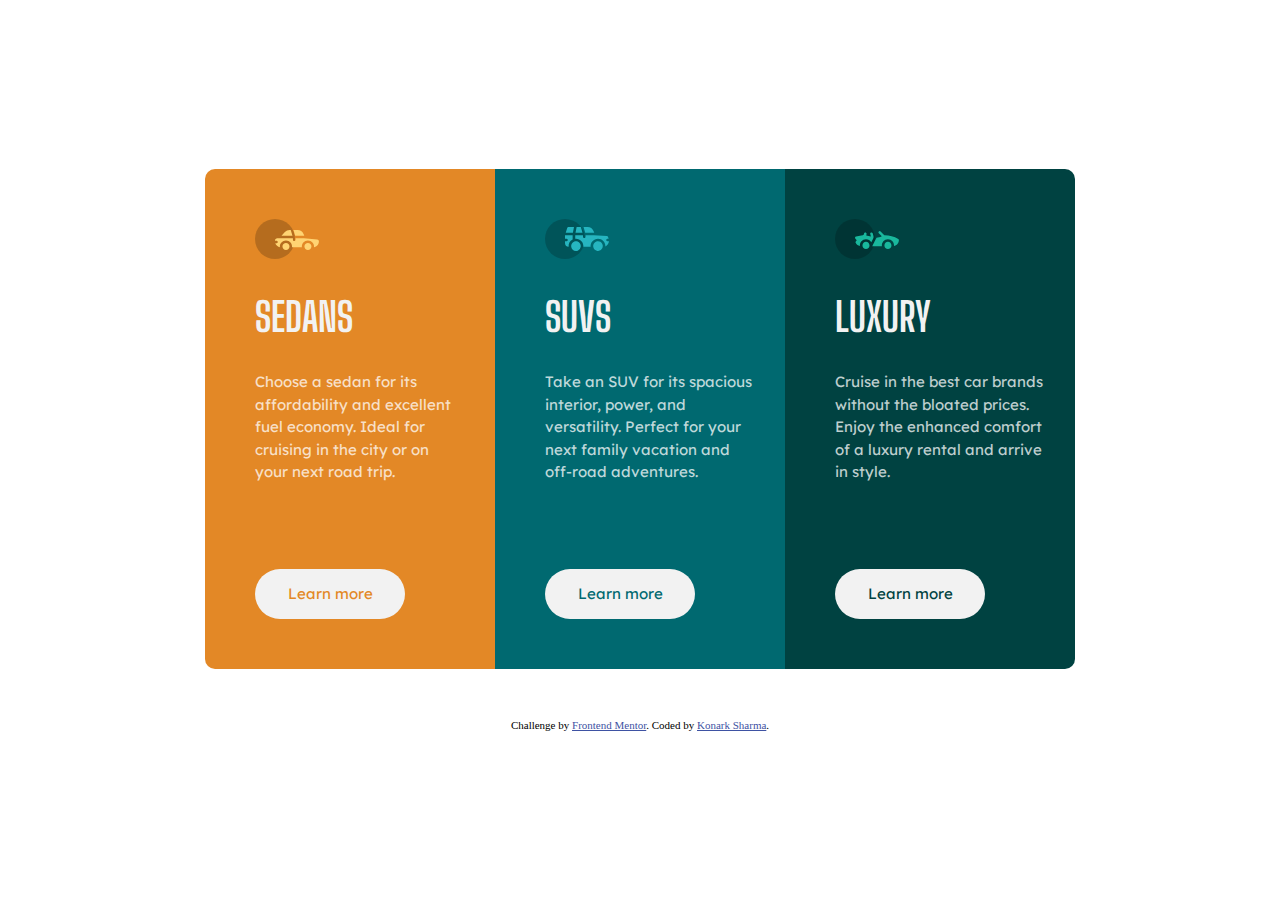
<file: 3-column preview card component/index.html>
<!DOCTYPE html>
<html lang="en">
<head>
  <meta charset="UTF-8">
  <meta name="viewport" content="width=device-width, initial-scale=1.0"> 

  <link rel="icon" type="image/png" sizes="32x32" href="./images/favicon-32x32.png">
  <link rel="preconnect" href="https://fonts.googleapis.com">
  <link rel="preconnect" href="https://fonts.gstatic.com" crossorigin>
  <link href="https://fonts.googleapis.com/css2?family=Big+Shoulders+Display:wght@700&family=Lexend+Deca&display=swap" rel="stylesheet">

  <title>Frontend Mentor | 3-column preview card component</title>


  <style>
    .attribution { font-size: 11px; text-align: center; margin-top: 50px;}
    .attribution a { color: hsl(228, 45%, 44%); }
    *{
      box-sizing: border-box;
      margin: 0;
      padding: 0;
    }
    body{
      width: 100vw;
      height: 100vh;
      display: flex;
      justify-content: center;
      align-items: center;
      flex-direction: column;
    }
    .container{
      width: 870px;
      height: 500px;
      display: flex;
      flex-direction: row;
    }
    .boxes{
      width: 290px;
      height: 500px;
      padding: 50px;
    }
    .boxes:nth-child(1){
      background-color: hsl(31, 77%, 52%);
      border-top-left-radius: 10px;
      border-bottom-left-radius: 10px;
    }
    .boxes:nth-child(2){
      background-color: hsl(184, 100%, 22%);
    }
    .boxes:nth-child(3){
      background-color: hsl(179, 100%, 13%);
      border-top-right-radius: 10px;
      border-bottom-right-radius: 10px;

    }
    .title{
      font-family: 'Big Shoulders Display', sans-serif;
      font-size: 40px;
      margin-top: 30px;
      color: hsl(0, 0%, 95%) ;
      text-transform: uppercase;
    }
    .sub-title{
      color: hsla(0, 0%, 100%, 0.75);
      font-family: 'Lexend Deca', sans-serif;
      font-size: 15px;
      line-height: 1.5;
      margin-top: 30px;
      margin-right: -20px;
    }
    .learn-more{
      width: 150px;
      height: 50px;
      border: none;
      background: hsl(0, 0%, 95%);
      border-radius: 90px;
      margin-top: 85px;
      font-family: 'Lexend Deca', sans-serif;
      font-size: 15px;
      text-align: center;
      cursor: pointer;
    }
    #btn1{
      color: hsl(31, 77%, 52%);
    }
    #btn2{
      color: hsl(184, 100%, 22%);
    }
    #btn3{
      color: hsl(179, 100%, 13%);
    }
    .learn-more:hover,.learn-more:focus{
      background-color: transparent;
      border: 1px solid hsl(0,0%,95%);
    }
    #btn1:hover,#btn2:hover,#btn3:hover{
      color: hsl(0,0%,95%);
    }
    @media screen and (max-width: 880px){
      body{
        padding: 100px 0px;
      }
      .container{
        width: 290px;
        height: 100%;
        display: flex;
        flex-direction: column;
      }
      .boxes:nth-child(1){
        background-color: hsl(31, 77%, 52%);
        border-top-left-radius: 10px;
        border-top-right-radius: 10px;
        border-bottom-left-radius: 0px;
      }
      .boxes:nth-child(3){
        background-color: hsl(179, 100%, 13%);
        border-top-right-radius: 0px;
        border-bottom-right-radius: 10px;
        border-bottom-left-radius: 10px;
      }
      .attribution {display: none;}
    }
  </style>
</head>
<body>
  <div class="container">
    <div class="boxes">
      <img src="./images/icon-sedans.svg" alt="Sedan Icon">
      <h2 class="title">Sedans</h2>
      <p class="sub-title">Choose a sedan for its affordability and excellent fuel economy. Ideal for cruising in the city 
        or on your next road trip.</p>
      <button class="learn-more" id="btn1">Learn more</button>
    </div>
    <div class="boxes">
      <img src="./images/icon-suvs.svg" alt="Sedan Icon">
      <h2 class="title">SUVs</h2>
      <p class="sub-title"> Take an SUV for its spacious interior, power, and versatility. Perfect for your next family vacation 
        and off-road adventures.</p>
      <button class="learn-more" id="btn2">Learn more</button>
    </div>
    <div class="boxes">
      <img src="./images/icon-luxury.svg" alt="Sedan Icon">
      <h2 class="title">Luxury</h2>
      <p class="sub-title">Cruise in the best car brands without the bloated prices. Enjoy the enhanced comfort of a luxury 
        rental and arrive in style.</p>
      <button class="learn-more" id="btn3">Learn more</button>
    </div>
  </div>

  <div class="attribution">
    Challenge by <a href="https://www.frontendmentor.io?ref=challenge" target="_blank">Frontend Mentor</a>. 
    Coded by <a href="https://www.frontendmentor.io/profile/Konarksharma13">Konark Sharma</a>.
  </div>

</body>
</html>
</file>
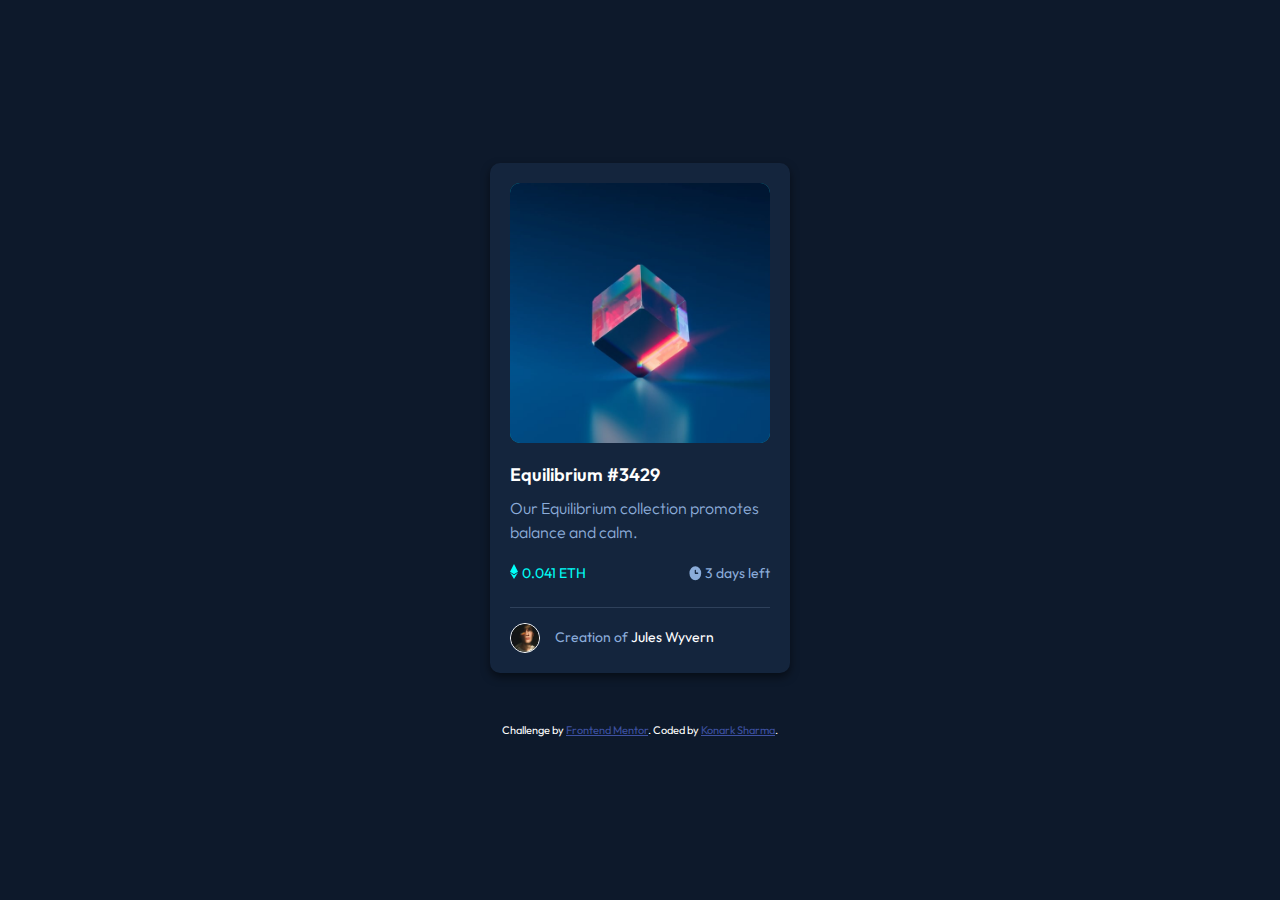
<file: NFT preview card component/index.html>
<!DOCTYPE html>
<html lang="en">
<head>
  <meta charset="UTF-8">
  <meta name="viewport" content="width=device-width, initial-scale=1.0"> 
  <link rel="icon" type="image/png" sizes="32x32" href="./images/favicon-32x32.png">
  <link rel="preconnect" href="https://fonts.googleapis.com">
  <link rel="preconnect" href="https://fonts.gstatic.com" crossorigin>
  <link href="https://fonts.googleapis.com/css2?family=Outfit:wght@300;400;600&display=swap" rel="stylesheet">
  
  <title>Frontend Mentor | NFT preview card component</title>


  <style>
    .attribution { font-size: 11px; text-align: center; margin-top: 50px;}
    .attribution a { color: hsl(228, 45%, 44%); }
    *{
      box-sizing: border-box;
      padding: 0;
      margin: 0;
      font-family: 'Outfit', sans-serif;
    }
    body{
      width: 100vw;
      height: 100vh;
      background-color: hsl(217, 54%, 11%);
      display: flex;
      flex-direction: column;
      justify-content: center;
      align-items: center;
      color: hsl(0, 0%, 100%);
    }
    .box{
      width: 300px;    
      height: 510px;
      background-color: hsl(216, 50%, 16%);
      border-radius: 10px;
      padding: 20px;
      box-shadow: 0 4px 8px 0 rgba(0, 0, 0, 0.5);
    }
    .img-container{
      width: 260px;
      height: 260px;
      background-color: #0c9fb1;
      background-image: url('./images/icon-view.svg');
      background-repeat:no-repeat;
      background-position: center;
      opacity: 1;
      border-radius: 10px;
      cursor: pointer;
    }
    .img-container img{
      width: 100%;
      object-fit: contain;
      border-radius: 10px;
    }
    .img-container:hover img {
	      opacity: .3;
        color: white;
    }
    #title{
      display: block;
      margin-top: 20px;
      font-weight: 600;
      font-size: 18px;
      text-decoration: none;
      color:hsl(0, 0%, 100%);
    }
    #subtitle{
      color: hwb(215 55% 15%);
      font-size: 16px;
      font-weight: 300;
      line-height: 1.5;
      margin-top: 10px;
    }
    .details{
      margin-top: 20px;
      font-size: 14px;
      display: flex;
      justify-content: space-between;
    }
    .ethereum-container{
      color: hsl(178, 100%, 50%);
      font-weight: 400;
      display: flex;
      justify-content: center;
    }
    .ethereum-container img{
      width: 8px;
      height: 15px;
      margin-right: 4px;
    }

    .clock-container{
      color: hsl(215, 51%, 70%);
      font-weight: 400;
      display: flex;
      justify-content: center;
    }
    .clock-container img{
      width: 15px;
      margin-right: 2px;
    }

    .creator{
      margin-top: 25px;
      padding: 15px 0px;
      display: flex;
      border-top: 1px solid hsl(215, 32%, 27%);
      text-align: center;
    }
    .creator img{
      width: 30px;
      height: auto;
      border-radius: 50%;
      border: 1px solid hsl(0, 0%, 100%);
    }
    .creator p{
      font-size: 14px;
      margin-top: 5px;
      margin-left: 15px;
      color: hsl(215, 51%, 70%);
    }
    .creator a{
      text-decoration: none;
      color:hsl(0, 0%, 100%);
    }
    #title:hover,#title:focus,.creator a:hover,.creator a:focus{
      color: hsl(178, 100%, 50%);
    }
  </style>
</head>
<body>
  <div class="box">
    <div class="img-container">
      <img src="./images/image-equilibrium.jpg" alt="">
    </div>
    <a id="title" href="#">Equilibrium #3429</a>
    <p id="subtitle">Our Equilibrium collection promotes balance and calm.</p>
    <div class="details">
      <div class="ethereum-container" href="#">
        <img src="./images/icon-ethereum.svg" alt="">
        <span class="ethereum">0.041 ETH</span>
      </div>
      <div class="clock-container">
        <img src="./images/icon-clock.svg" alt="">
        <span class="clock">3 days left</span>
      </div>
    </div>
    <div class="creator">
      <img src="./images/image-avatar.png" alt="">
      <p>Creation of <a href="#">Jules Wyvern</a></p>
    </div>
  </div>


  <div class="attribution">
    Challenge by <a href="https://www.frontendmentor.io?ref=challenge" target="_blank">Frontend Mentor</a>. 
    Coded by <a href="https://www.frontendmentor.io/profile/Konarksharma13">Konark Sharma</a>.
  </div>

</body>
</html>
</file>
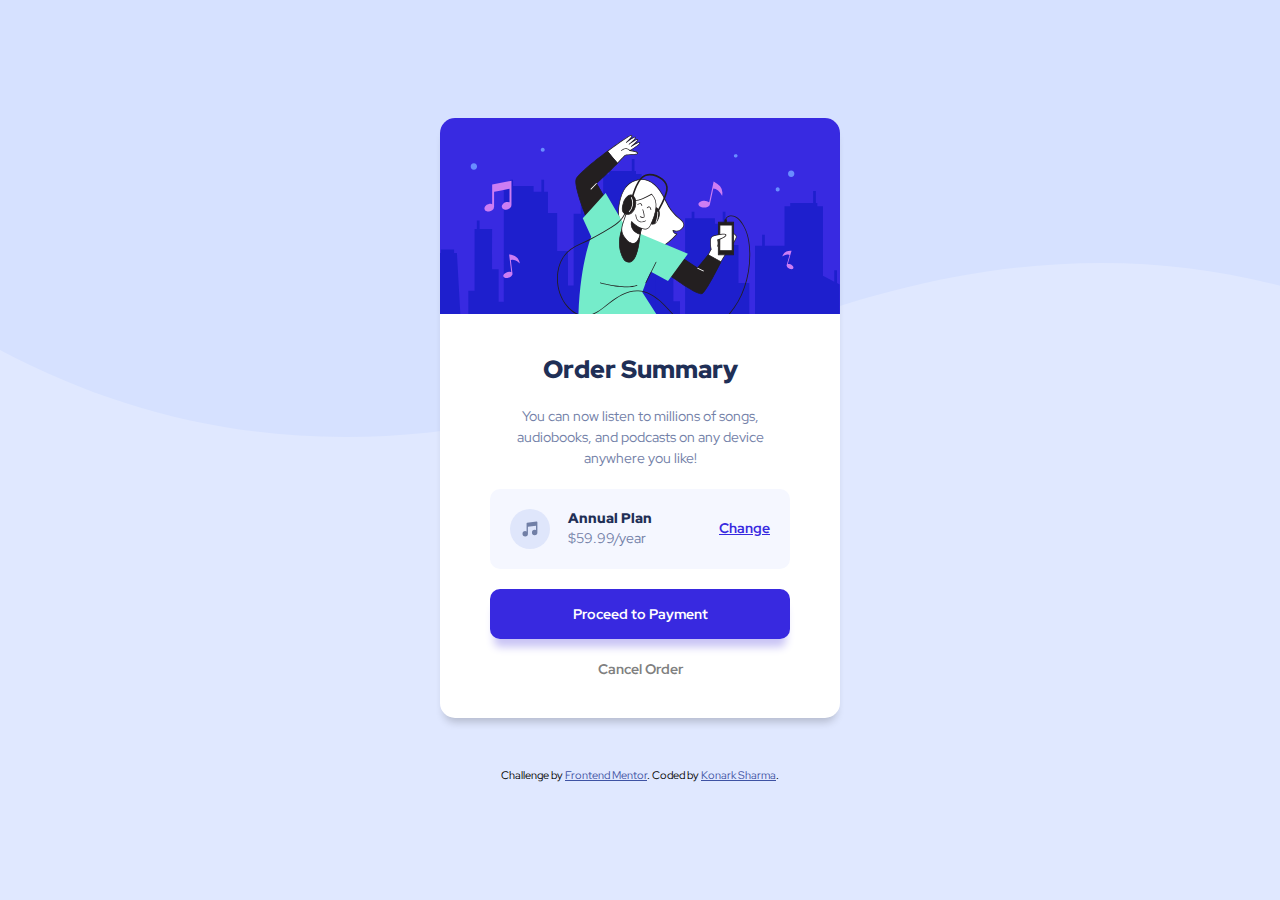
<file: Order summary component/index.html>
<!DOCTYPE html>
<html lang="en">
<head>
  <meta charset="UTF-8">
  <meta name="viewport" content="width=device-width, initial-scale=1.0">

  <link rel="icon" type="image/png" sizes="32x32" href="./images/favicon-32x32.png">
  <link rel="preconnect" href="https://fonts.googleapis.com">
  <link rel="preconnect" href="https://fonts.gstatic.com" crossorigin>
  <link href="https://fonts.googleapis.com/css2?family=Outfit:wght@400;700&family=Red+Hat+Display:wght@400;500;700;900&family=Righteous&display=swap" rel="stylesheet">
  
  <title>Frontend Mentor | Order summary card</title>

  <style>
    .attribution { font-size: 11px; text-align: center; margin-top: 50px;}
    .attribution a { color: hsl(228, 45%, 44%); }
    *{
      box-sizing: border-box;
      margin: 0;
      padding: 0;
      font-family: 'Red Hat Display', sans-serif;
    }
    body{
      width: 100vw;
      height: 100vh;
      background-image: url('./images/pattern-background-desktop.svg');
      background-repeat: no-repeat;
      background-color: hsl(225, 100%, 94%);
      display: flex;
      justify-content: center;
      align-items: center;
      flex-direction: column;
      
    }
    .box{
      width: 400px;
      height: 600px;
      background-color: white;
      border-radius: 15px;
      box-shadow: 0 8px 8px -4px rgb(0 0 0 / 0.2);
    }
    .box-image{
      width: 400px;
      height: 195px;
    }
    .box-image img{
      width: 100%;
      border-top-right-radius: 15px;
      border-top-left-radius: 15px;
    }
    .box-title{
      font-size: 25px;
      font-weight: 900;
      margin-top: 40px;
      text-align: center;
      color: hsl(223, 47%, 23%);
    }
    .box-subtitle{
      font-size: 14px;
      margin: 20px 60px;
      text-align: center;
      color: hsl(224, 23%, 55%);
      line-height: 1.5;
    }
    .box-plan{
      width: 300px;
      height: 80px;
      margin: 0 auto;
      background-color:  hsl(225, 100%, 98%);
      border-radius: 10px;
      display: flex;
      padding: 20px;
      justify-content: space-between;
    }
    .text{
      margin-left: -50px;
    }
    .text p{
      font-size: 14px;
      font-weight: 900;
      color: hsl(223, 47%, 23%);
    }
    .text span{
      font-size: 14px;
      color: hsl(224, 23%, 55%);
    }
    .change{
      color: hsl(245, 75%, 52%);
      margin-top: 10px;
      font-weight: 700;
      font-size: 14px;
      border: none;
      text-align: center;
    }
    .change:hover,.change:focus{
      text-decoration: none;
      color: #766cf1;
    }
    #order{
      display: block;
      width: 300px;
      height: 50px;
      margin: 0px auto;
      margin-top: 20px;
      background-color: hsl(245, 75%, 52%);
      font-weight: 700;
      font-size: 14px;
      border: none;
      text-align: center;
      color: white;
      border-radius: 10px;
      cursor: pointer;
      box-shadow: 0 12px 8px -4px #c9c4f5;
    }
    #order:hover,#order:focus{
      background-color: #766cf1;
    }
    #cancel{
      display: block;
      width: 300px;
      height: 50px;
      margin: 5px auto;
      background-color: transparent;
      font-weight: 700;
      font-size: 14px;
      border: none;
      text-align: center;
      color: grey;
      cursor: pointer;
    }
    #cancel:hover,#cancel:focus{
      color: hsl(223, 47%, 23%);
    }
    @media screen and (max-width:415px) {
      .box{
        width: 330px;
        height: 550px;
      }
      .box-image{
        width: 330px;
      }
      .box-title{
        margin-top: 0px;
      }
    }
  </style>
</head>
<body>
  <div class="box">
    <div class="box-image">
      <img src="./images/illustration-hero.svg" alt="illustration of person listening to music and enjoying">
    </div>
    <h1 class="box-title">Order Summary</h1>
    <p class="box-subtitle">You can now listen to millions of songs, audiobooks, and podcasts on any device anywhere you like!</p>
    <div class="box-plan">
        <img src="./images/icon-music.svg" alt="music icon">
        <div class="text">
          <p>Annual Plan</p>
          <span>$59.99/year</span>
        </div>
        <a href="#" class="change">Change</a>
    </div>
    <button id="order">
      Proceed to Payment
    </button>
    <button id="cancel">
      Cancel Order
    </button>
  </div>
  
  <div class="attribution">
    Challenge by <a href="https://www.frontendmentor.io?ref=challenge" target="_blank">Frontend Mentor</a>. 
    Coded by <a href="https://www.frontendmentor.io/profile/Konarksharma13">Konark Sharma</a>.
  </div>
  
</body>
</html>
</file>
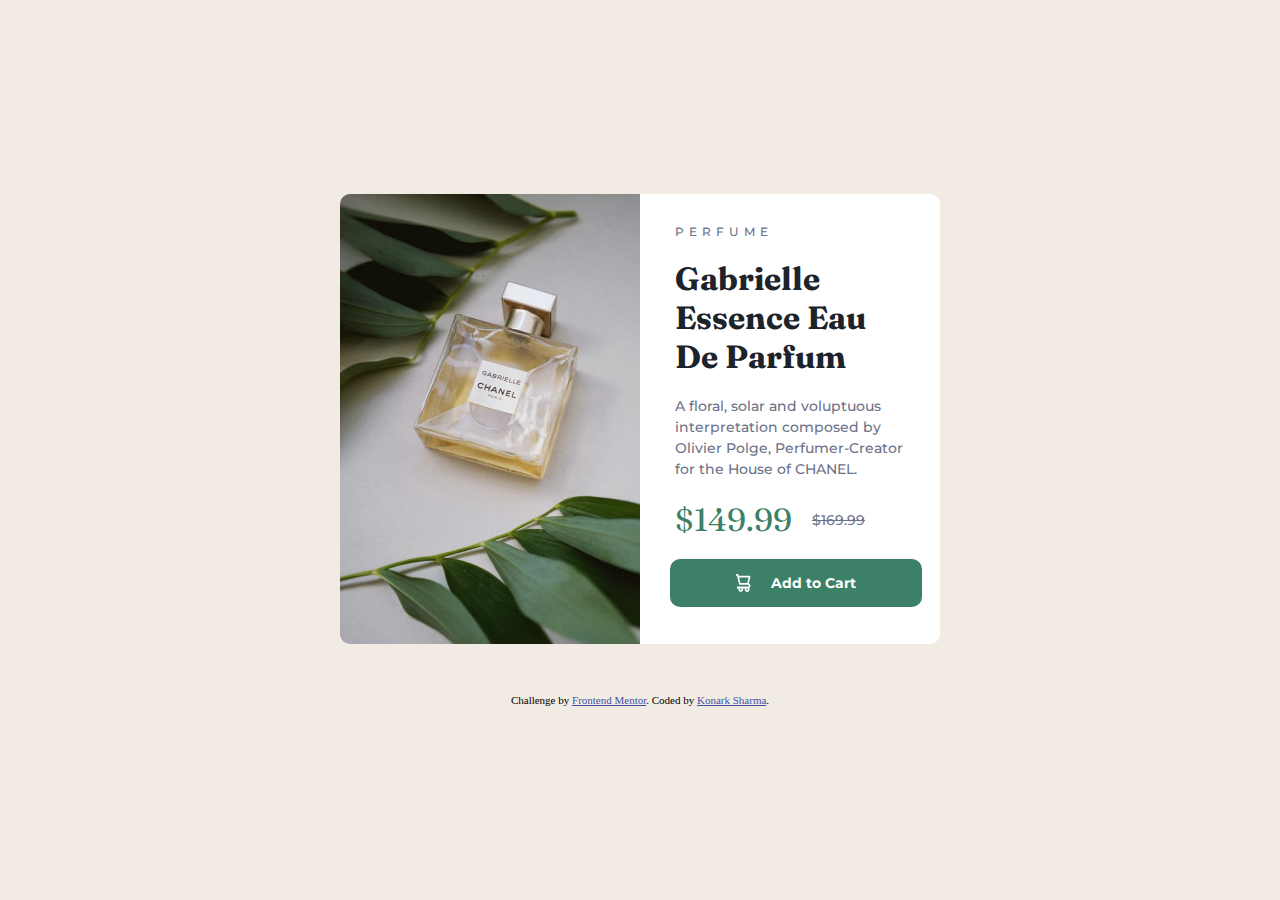
<file: Product preview card component/index.html>
<!DOCTYPE html>
<html lang="en">
<head>
  <meta charset="UTF-8">
  <meta name="viewport" content="width=device-width, initial-scale=1.0"> 

  <link rel="icon" type="image/png" sizes="32x32" href="./images/favicon-32x32.png">
  <link rel="preconnect" href="https://fonts.googleapis.com">
  <link rel="preconnect" href="https://fonts.gstatic.com" crossorigin>
  <link href="https://fonts.googleapis.com/css2?family=Fraunces:opsz,wght@9..144,700&family=Montserrat:wght@500;700&display=swap" rel="stylesheet">

  <title>Frontend Mentor | Product preview card component</title>

  <style>
    .attribution { font-size: 11px; text-align: center; margin-top: 50px; }
    .attribution a { color: hsl(228, 45%, 44%); }
    *{
      box-sizing: border-box;
      margin: 0;
      padding: 0;
    }

    body{
      width: 100vw;
      height: 100vh;
      background-color: hsl(30, 38%, 92%);
      display: flex;
      justify-content: center;
      align-items: center;
      flex-direction: column;
    }
    .box{
      width: 600px;
      height: 450px;
      display: flex;
      flex-direction: row;
    }
    .left-container{
      width: 50%;
    }
    .left-container img{
      width: 100%;
      height: 100%;
      border-top-left-radius: 10px;
      border-bottom-left-radius: 10px;
    }
    .right-container{
      width: 50%;
      background-color: hsl(0, 0%, 100%);
      padding: 10px;
      border-top-right-radius: 10px;
      border-bottom-right-radius: 10px;
    }
    .category{
      font-family: 'Montserrat', sans-serif;
      font-weight: 500;
      font-size: 12px;
      color: hsl(228, 12%, 48%);
      text-transform: uppercase;
      letter-spacing: 5px;
      margin: 20px 25px;
    }
    .title{
      font-family: 'Fraunces', serif;
      color: hsl(212, 21%, 14%) ;
      margin: 20px 25px;
    }
    .sub-title{
      font-family: 'Montserrat', sans-serif;
      font-weight: 500;
      font-size: 14px;
      color: hsl(228, 12%, 48%);
      line-height: 1.5;
      margin: 20px 25px;
    }
    .price{
      font-family: 'Fraunces', serif;
      font-size: 32px;
      color:  hsl(158, 36%, 37%) ;
      margin: 20px 25px;
      display: flex;
      align-items: center;
    }
    .price span{
      font-family: 'Montserrat', sans-serif;
      font-weight: 500;
      font-size: 14px;
      color: hsl(228, 12%, 48%);
      margin-left: 20px;
      text-decoration: line-through;
      text-align: center;
    }
    .addtocart{
      width: 90%;
      border: none;
      color: white;
      background-color: hsl(158, 36%, 37%) ;
      padding: 15px;
      border-radius: 10px;
      font-size: 14px; 
      font-family: 'Montserrat', sans-serif;
      font-weight: 700;
      margin-top: 10px;
      margin-left: 20px;
      text-align: center;
      cursor: pointer;
      display: flex;
      justify-content: center;

    }
    .addtocart img{
      margin-right: 20px;
    }
    .addtocart:hover{
      background-color: hsl(158, 36%, 25%) ;
    }
    @media screen and (max-width: 730px) {
      .attribution {margin-top: 20px; }
      .box{
        height: 600px;
        width: 350px;
        display: flex;
        flex-direction: column;
      }
      .left-container img{
        content: url("./images/image-product-mobile.jpg");
        width: 100%;
        height: 100%;
        border-top-left-radius: 10px;
        border-top-right-radius: 10px;
        border-bottom-left-radius: 0px;
      }
      .left-container{
        width: 100%;
        height: 35%;
      }
      .right-container{
        width: 100%;
        height: 65%;
        border-top-right-radius: 0px;
        border-bottom-right-radius: 10px;
        border-bottom-left-radius: 10px;
      }
  
    }
  </style>
</head>
<body>

  <div class="box">
    <div class="left-container">
      <img src="./images/image-product-desktop.jpg" alt="Chanel Perfume">
    </div>
    <div class="right-container">
      <div class="category">Perfume</div>
      <h1 class="title"> Gabrielle Essence Eau De Parfum</h1>
      <p class="sub-title">A floral, solar and voluptuous interpretation composed by Olivier Polge, 
        Perfumer-Creator for the House of CHANEL.</p>
      <div class="price">$149.99<span>$169.99</span></div>
      <button class="addtocart"><img src="./images/icon-cart.svg" alt="Cart Icon">Add to Cart</button>
    </div>
  </div>
  
  <div class="attribution">
    Challenge by <a href="https://www.frontendmentor.io?ref=challenge" target="_blank">Frontend Mentor</a>. 
    Coded by <a href="https://www.frontendmentor.io/profile/Konarksharma13">Konark Sharma</a>.
  </div>

</body>
</html>
</file>
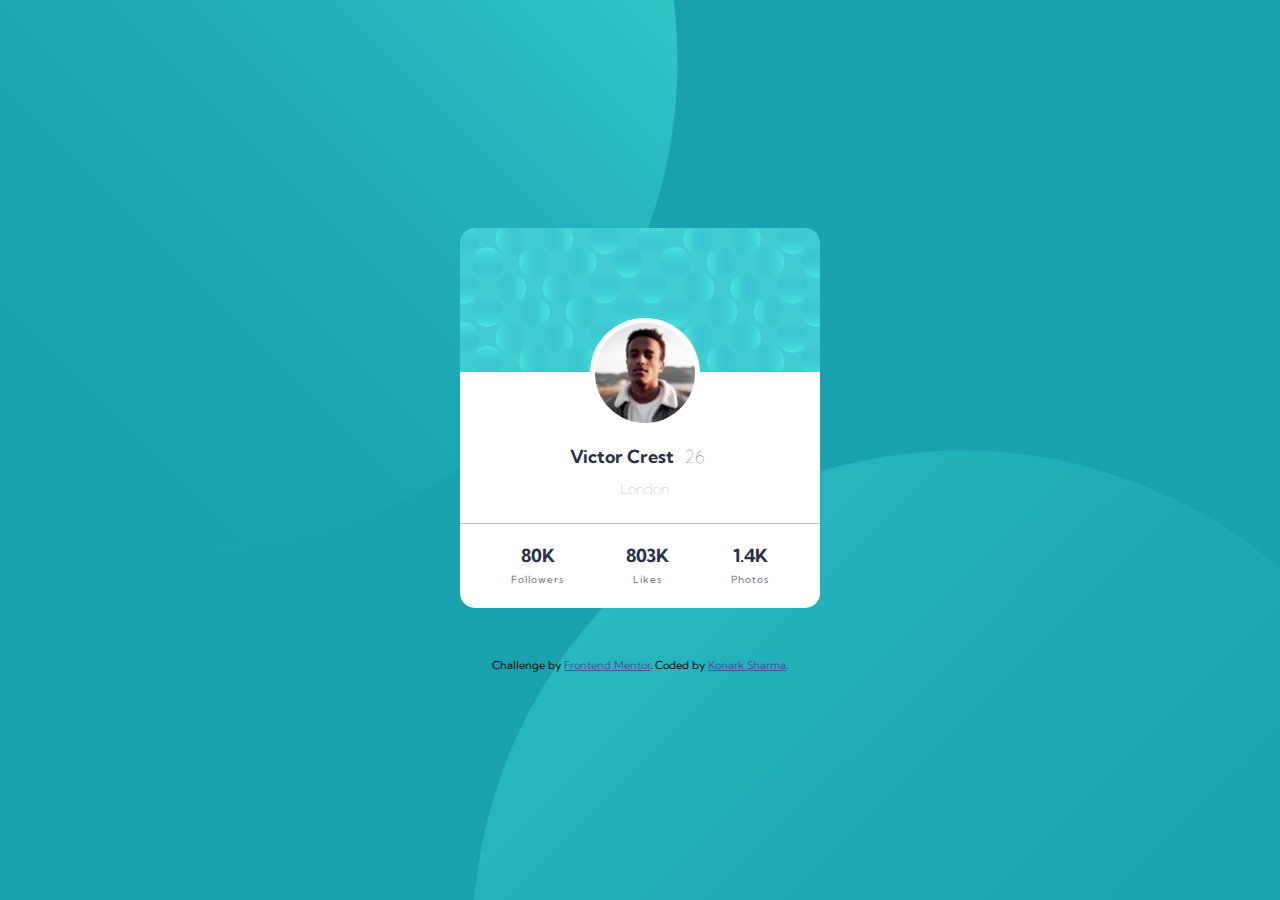
<file: Profile card component/index.html>
<!DOCTYPE html>
<html lang="en">
<head>
  <meta charset="UTF-8">
  <meta name="viewport" content="width=device-width, initial-scale=1.0">

  <link rel="icon" type="image/png" sizes="32x32" href="./images/favicon-32x32.png">
  <link rel="preconnect" href="https://fonts.googleapis.com">
  <link rel="preconnect" href="https://fonts.gstatic.com" crossorigin>
  <link href="https://fonts.googleapis.com/css2?family=Inter&family=Kumbh+Sans:wght@400;700&display=swap" rel="stylesheet">

  <title>Frontend Mentor | Profile card component</title>

  <style>
    .attribution { font-size: 11px; text-align: center; margin-top: 50px;}
    .attribution a { color: hsl(228, 45%, 44%);}
    *{
      box-sizing: border-box;
      margin: 0;
      padding: 0;
      font-family: 'Kumbh Sans', sans-serif;
    }
    body{
      width: 100vw;
      height: 100vh;
      background-color: hsl(185, 75%, 39%);
      background-image: url( './images/bg-pattern-top.svg'),url('./images/bg-pattern-bottom.svg');
      display: block;
      background-repeat: no-repeat;
      background-position: left -300px bottom 350px,right -170px top 450px;
      display: flex;
      flex-direction: column;
      align-items: center;
      justify-content: center;
    }
    .box{
      width: 360px;
      height: 380px;
      background-color: white;
      background-image: url('./images/bg-pattern-card.svg');
      background-repeat: no-repeat;
      background-size: contain;
      border-radius: 15px;
      position: relative;
    }
    .profile-image{
      width: 110px;
      height: 110px;
      padding: 5px;
      border-radius: 50%;
      position: absolute;
      top: 90px;
      left: 130px;
      background-color: white;
    }
    .profile-image img{
      width: 100%;
      border-radius: 50%;
    }
    .profile-name{
      font-size: 18px;
      font-weight: 700;
      color: hsl(229, 23%, 23%);
      position: absolute;
      bottom: 140px;
      left: 110px;
    }
    .age{
      color: hsl(227, 10%, 46%);
      font-weight: 100;
      margin-left: 10px;
    }
    .profile-place{
      position: absolute;
      bottom: 110px;
      left: 160px;
      color: hsl(225, 14%, 66%);
      font-weight: 100;
      font-size: 14px;
    }
    .profile-details{
      width: 100%;
      height: 80px;
      padding: 20px;
      border-top: 1px solid hsl(225, 14%, 78%);
      position: absolute;
      bottom: 5px;
      display: flex;
      justify-content: space-around;
    }
    .profile-details-container{
      text-align: center;
    }
    .big-text{
      font-size: 18px;
      font-weight: 700;
      color: hsl(229, 23%, 23%);
    }
    .small-text{
      color: hsl(227, 10%, 46%);
      font-size: 10px;
      letter-spacing: 1px;
    }
    @media screen and (max-width: 400px) {
      body{
        background-position: right 100px bottom 350px,left 150px top 300px;
      }
    }

  </style>
</head>
<body>
  <div class="box">
    <div class="profile-image">
      <img src="./images/image-victor.jpg" alt="Victor Crest Pic">
    </div>
    <div class="profile-name">Victor Crest<span class="age">26</span></div>
    <div class="profile-place">London</div>
    <div class="profile-details">
      <div class="profile-details-container">
        <p class="big-text">80K </p>
        <span class="small-text">Followers</span>
      </div>
      <div class="profile-details-container">
        <p class="big-text">803K </p>
        <span class="small-text">Likes</span>
      </div>
      <div class="profile-details-container">
        <p class="big-text">1.4K </p>
        <span class="small-text">Photos</span>
      </div>
    </div>
  </div>

  <div class="attribution">
    Challenge by <a href="https://www.frontendmentor.io?ref=challenge" target="_blank">Frontend Mentor</a>. 
    Coded by <a href="https://www.frontendmentor.io/profile/Konarksharma13">Konark Sharma</a>.
  </div>
</body>
</html>
</file>
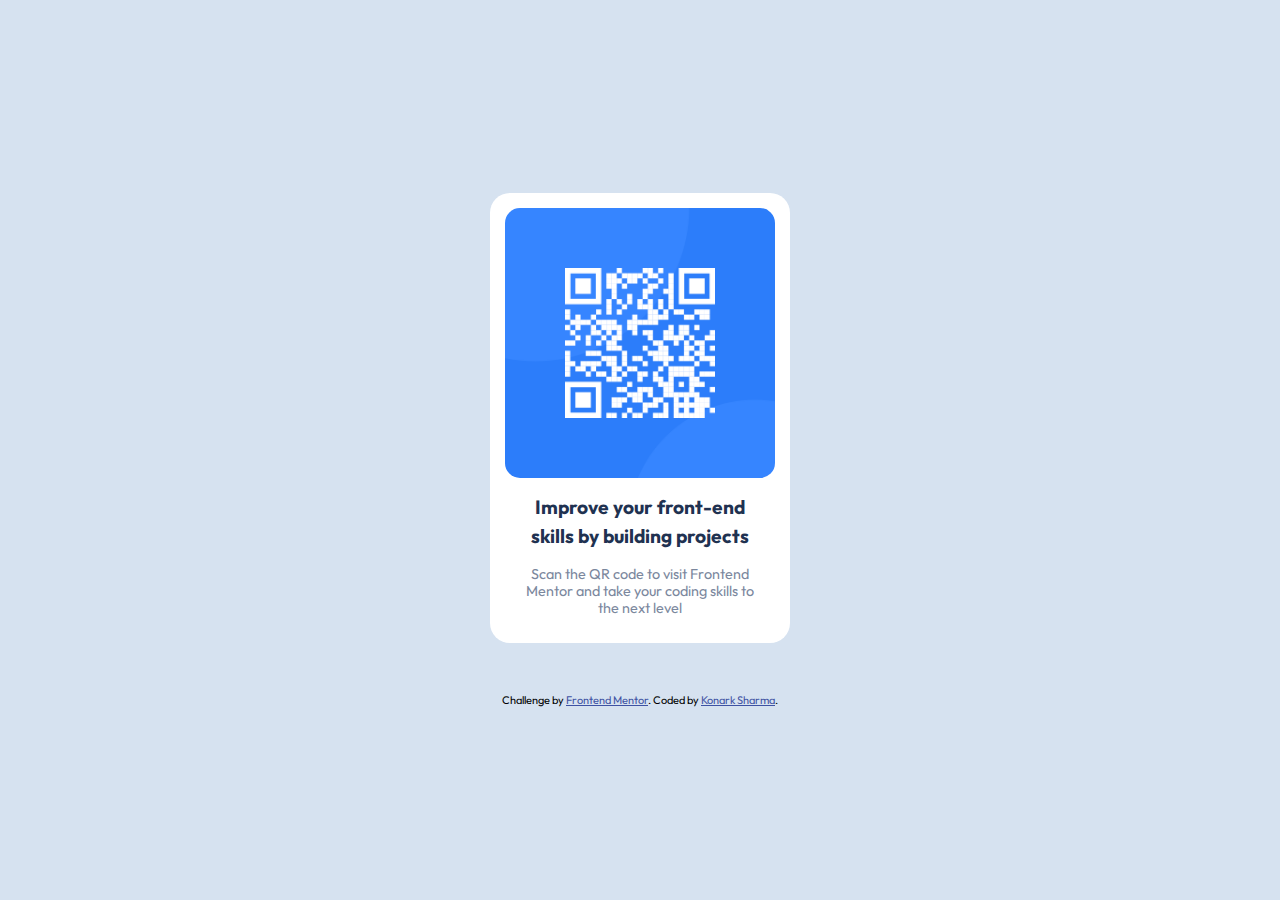
<file: QR code component/index.html>
<!DOCTYPE html>
<html lang="en">
<head>
  <meta charset="UTF-8">
  <meta name="viewport" content="width=device-width, initial-scale=1.0"> 

  <link rel="icon" type="image/png" sizes="32x32" href="./images/favicon-32x32.png">
  <link rel="preconnect" href="https://fonts.googleapis.com">
  <link rel="preconnect" href="https://fonts.gstatic.com" crossorigin>
  <link href="https://fonts.googleapis.com/css2?family=Outfit:wght@400;700&family=Righteous&display=swap" rel="stylesheet">
  
  <title>Frontend Mentor | QR code component</title>

  <style>
    .attribution { font-size: 11px; text-align: center;margin-top: 50px; }
    .attribution a { color: hsl(228, 45%, 44%); }
    *{
      box-sizing: border-box;
      margin: 0;
      padding: 0;
      font-family: 'Outfit', sans-serif;
    }
    body{
      width: 100wh;
      height: 100vh;
      background-color: hsl(212, 45%, 89%);
      display: flex;
      flex-direction: column;
      justify-content: center;
      align-items: center;
    }
    .box{
      width: 300px;
      height: 450px;
      background-color: hsl(0, 0%, 100%);
      border-radius: 20px;
      padding: 15px;
    }
    #box-image{
      width: 270px;
      height: 270px;
    }

    #box-image img{
      border-radius: 15px;
      width: 100%;
      object-fit: contain;
    }
    .big-text{
      font-size: 1.2rem;
      font-weight: 700;
      color: hsl(218, 44%, 22%);
      line-height: 1.5;
      text-align:center;
      margin: 15px;
    }
    .small-text{
      font-size: 0.9rem;
      font-weight: 400;
      color: hsl(220, 15%, 55%);
      line-height: 1.2;
      margin: 15px;
      text-align: center;
    }
    
  </style>
</head>
<body>
  

  
  <div class="container">
    <div class="box">
      <div id="box-image">
        <img src="./images/image-qr-code.png" alt="QR code to visit Frontend Mentor">
      </div>
      <div class="big-text">Improve your front-end skills by building projects</div>
      <div class="small-text">Scan the QR code to visit Frontend Mentor and take your coding skills to the next level</div>
    </div>
  </div>

  
  <div class="attribution">
    Challenge by <a href="https://www.frontendmentor.io?ref=challenge" target="_blank">Frontend Mentor</a>. 
    Coded by <a href="https://www.frontendmentor.io/profile/Konarksharma13">Konark Sharma</a>.
  </div>
</body>
</html>
</file>
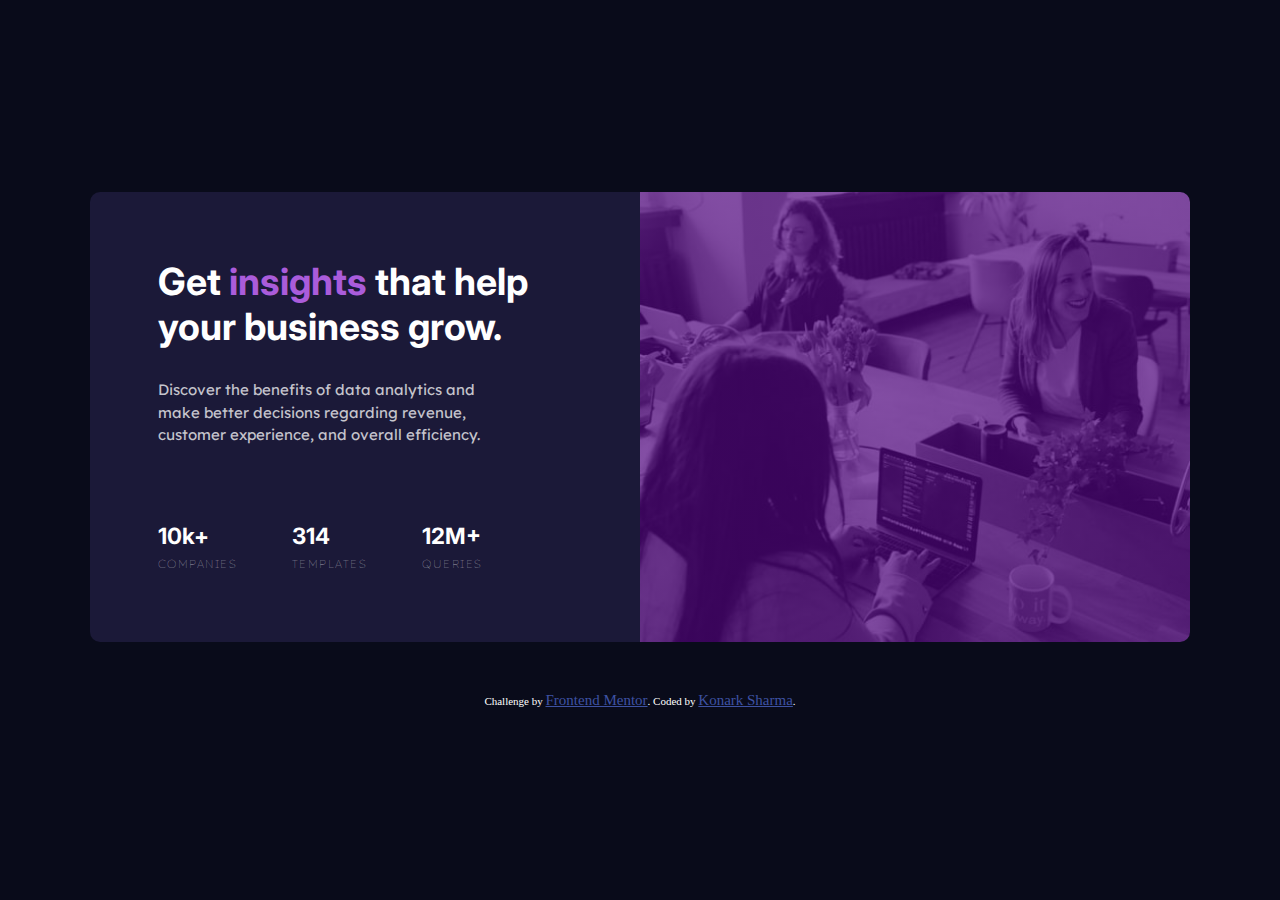
<file: Stats preview card component/index.html>
<!DOCTYPE html>
<html lang="en">
<head>
  <meta charset="UTF-8">
  <meta name="viewport" content="width=device-width, initial-scale=1.0">

  <link rel="icon" type="image/png" sizes="32x32" href="./images/favicon-32x32.png">
  <link rel="stylesheet" href="./style.css">
  
  <title>Frontend Mentor | Stats preview card component</title>

</head>
<body>
  <main>
    <div class="box">
      <div class="left-container">
        <h1 class="title">Get <span class="insights">insights</span> that help your business grow.</h1>
        <p class="sub-title"> Discover the benefits of data analytics and make better decisions regarding revenue, customer 
          experience, and overall efficiency.</p>
          <div class="details">
            <div class="content">
              <h3>10k+ </h3>
              <span>companies</span>
            </div>
            <div class="content">
              <h3>314</h3>
              <span>templates</span>
            </div>
            <div class="content">
              <h3>12M+ </h3>
              <span>queries</span>
            </div>
          </div>
      </div>
      <div class="right-container"></div>
    </div>
  </main>
  <footer>
    <div class="attribution">
      Challenge by <a href="https://www.frontendmentor.io?ref=challenge" target="_blank">Frontend Mentor</a>. 
      Coded by <a href="https://www.frontendmentor.io/profile/Konarksharma13">Konark Sharma</a>.
    </div>
  </footer>

</body>
</html>
</file>
<file: Stats preview card component/style.css>
@import url('https://fonts.googleapis.com/css2?family=Inter:wght@400;700&family=Lexend+Deca&display=swap');

*{
    box-sizing: border-box;
    margin: 0;
    padding: 0;
    font-size: 15px;
}
body{
    height: 100vh;
    background-color: hsl(233, 47%, 7%);
    display: flex;
    flex-direction: column;
    justify-content: center;
    align-items: center;
    color: white;
    
}
.box{
    width: 1100px;
    height: 450px;
    display: flex;
}
.left-container{
    width: 50%;
    background-color: hsl(244, 38%, 16%);
    padding: 4.5rem;
    border-top-left-radius: 10px;
    border-bottom-left-radius: 10px;
}
.right-container{
    width: 50%;
    overflow: hidden;
    background: hsl(277, 64%, 61%);  /* fallback for old browsers */
    background: linear-gradient(hsla(277,93%,26%,0.7),hsla(277, 93%, 26%, 0.7)), url("./images/image-header-desktop.jpg");  /* Chrome 10-25, Safari 5.1-6 */
    background: linear-gradient(hsla(277, 93%, 26%,0.7),hsla(277, 93%, 26%, 0.7)), url("./images/image-header-desktop.jpg");/* W3C, IE 10+/ Edge, Firefox 16+, Chrome 26+, Opera 12+, Safari 7+ */
    background-size: cover;
    background-repeat: no-repeat;
    border-top-right-radius: 10px;
    border-bottom-right-radius: 10px;
}
.right-container img{
    width: 100%;
    height: 100%;
    object-fit: fill;
    display: none;
}
.insights{
    color: hsl(277, 64%, 61%);
    font-size: 2.5rem;
    font-family: 'Inter', sans-serif;
    font-family: 700;
}
.title{
    font-size: 2.5rem;
    font-family: 'Inter', sans-serif;
    font-family: 700;  color: hsl(0, 0%, 100%);
}
.sub-title{
    color: hsla(0, 0%, 100%, 0.75);
    font-family: 'Lexend Deca', sans-serif;
    font-weight: 400;
    line-height: 1.5;
    margin-top: 2rem;
    margin-right: 4rem; 
}
.details{
    margin-top: 5rem;
    margin-right: 6rem;
    display: flex;
    justify-content: space-between;
}
.content{
    display: flex;
    flex-direction: column;
}
.content h3{
    font-size: 1.5rem;
    font-family: 'Inter', sans-serif;
    font-family: 700;  
    color: hsl(0, 0%, 100%);
}
.content span{
    color: hsla(0, 0%, 100%, 0.6);
    font-family: 'Lexend Deca', sans-serif;
    font-weight: lighter;
    font-size: 0.775rem;
    letter-spacing: 0.1rem;
    margin-top: .5rem;
    text-transform: uppercase;
}

.attribution { font-size: 11px; text-align: center; margin-top: 50px;}
.attribution a { color: hsl(228, 45%, 44%); }
@media screen and (max-width: 1110px) {
    body{
        justify-content: center;
        align-items: center;
        color: white;
    }
    .box{
        margin-top: 100px;
        height: 750px;
        width: 350px;
        display: flex;
        flex-direction: column-reverse;
    }
    .left-container{
        width: 100%;
        height: 70%;
        border-top-left-radius: 0px;
        border-bottom-right-radius: 10px;
        border-bottom-left-radius: 10px;
        padding: 2rem;
    }
    .right-container{
        width: 100%;
        height: 30%;
        border-top-right-radius: 10px;
        border-top-left-radius: 10px;
        border-bottom-right-radius: 0px;
        background: hsl(277, 64%, 61%);  /* fallback for old browsers */
        background: linear-gradient(hsla(277,93%,26%,0.7),hsla(277, 93%, 26%, 0.7)), url("./images/image-header-mobile.jpg");  /* Chrome 10-25, Safari 5.1-6 */
        background: linear-gradient(hsla(277, 93%, 26%,0.7),hsla(277, 93%, 26%, 0.7)), url("./images/image-header-mobile.jpg");/* W3C, IE 10+/ Edge, Firefox 16+, Chrome 26+, Opera 12+, Safari 7+ */
        background-size: cover;
        background-repeat: no-repeat;
    }
    .title{
        font-size: 2rem;
        font-family: 'Inter', sans-serif;
        font-family: 700;  color: hsl(0, 0%, 100%);
        text-align: center;
    }
    .sub-title{
        color: hsla(0, 0%, 100%, 0.75);
        font-family: 'Lexend Deca', sans-serif;
        font-weight: 400;
        line-height: 1.5;
        margin-top: 2rem;
        margin-right: 1rem;
        text-align: center;
    }
    .insights{
        color: hsl(277, 64%, 61%);
        font-size: 2rem;
        font-family: 'Inter', sans-serif;
        font-family: 700;
    }
    .details{
        margin-top: 2rem;
        margin-right: 0rem;
        display: flex;
        flex-direction: column;
        align-items: center;
        justify-content: space-between;
    }
    .content{
        display: flex;
        flex-direction: column;
        justify-content: center;
        align-items: center;
        margin-top: 1rem;
    }
}
</file>
